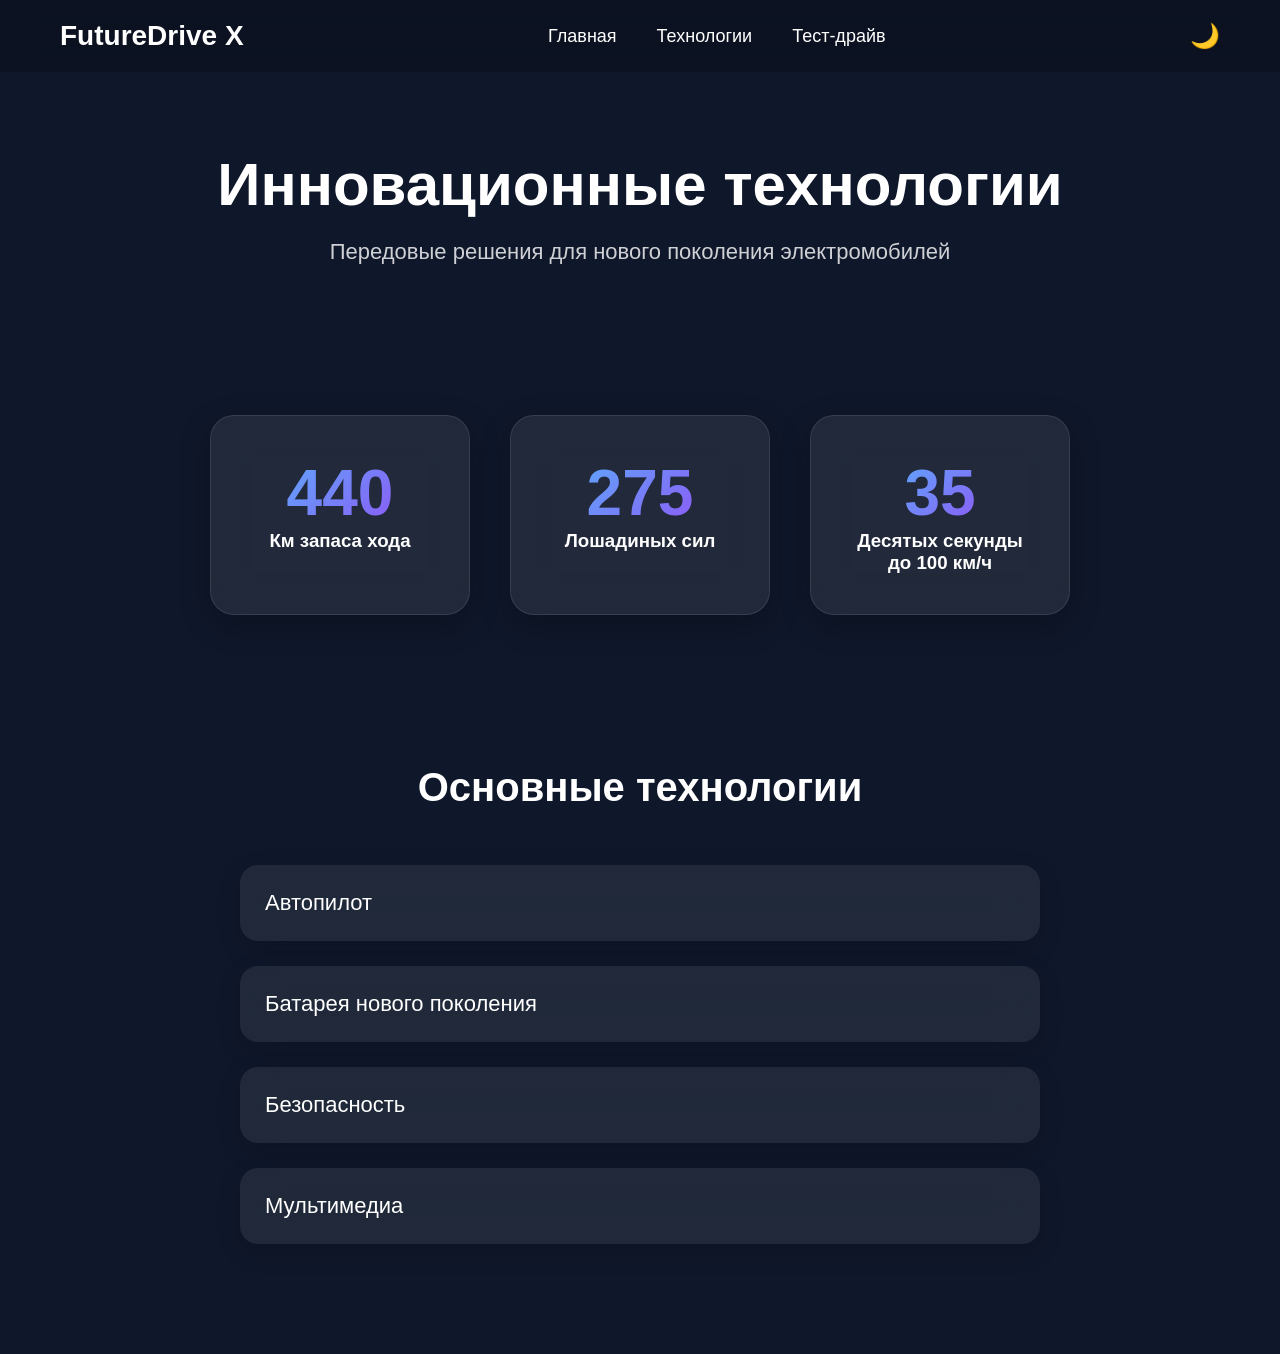
<file: tecnologies.html>
<!DOCTYPE html>
<html lang="ru">
<head>
  <meta charset="UTF-8">
  <meta name="viewport" content="width=device-width, initial-scale=1.0">
  <title>Технологии | FutureDrive X</title>

  <link rel="stylesheet" href="css/style.css">
</head>
<body>

<nav class="navbar">

  <div class="logo">
    FutureDrive X
  </div>

  <ul class="menu">
    <li><a href="index.html">Главная</a></li>
    <li><a href="technologies.html">Технологии</a></li>
    <li><a href="test-drive.html">Тест-драйв</a></li>
  </ul>

  <button id="themeBtn">
    🌙
  </button>

</nav>

<section class="tech-header">

  <h1>Инновационные технологии</h1>

  <p>
    Передовые решения для нового поколения электромобилей
  </p>

</section>

<section class="stats">

  <div class="stat-card">
    <span class="counter" data-target="800">0</span>
    <h3>Км запаса хода</h3>
  </div>

  <div class="stat-card">
    <span class="counter" data-target="500">0</span>
    <h3>Лошадиных сил</h3>
  </div>

  <div class="stat-card">
    <span class="counter" data-target="35">0</span>
    <h3>Десятых секунды до 100 км/ч</h3>
  </div>

</section>

<section class="accordion-section">

  <h2>Основные технологии</h2>

  <button class="accordion">
    Автопилот
  </button>

  <div class="panel">
    <p>
      Система автономного управления анализирует дорожную ситуацию в реальном времени.
    </p>
  </div>

  <button class="accordion">
    Батарея нового поколения
  </button>

  <div class="panel">
    <p>
      Высокоэффективные аккумуляторы обеспечивают запас хода до 800 км.
    </p>
  </div>

  <button class="accordion">
    Безопасность
  </button>

  <div class="panel">
    <p>
      Более 20 датчиков контролируют окружающую среду.
    </p>
  </div>

  <button class="accordion">
    Мультимедиа
  </button>

  <div class="panel">
    <p>
      Панорамный дисплей и голосовое управление нового поколения.
    </p>
  </div>

</section>

<script src="js/tecnologies.js"></script>

</body>
</html>
</file>
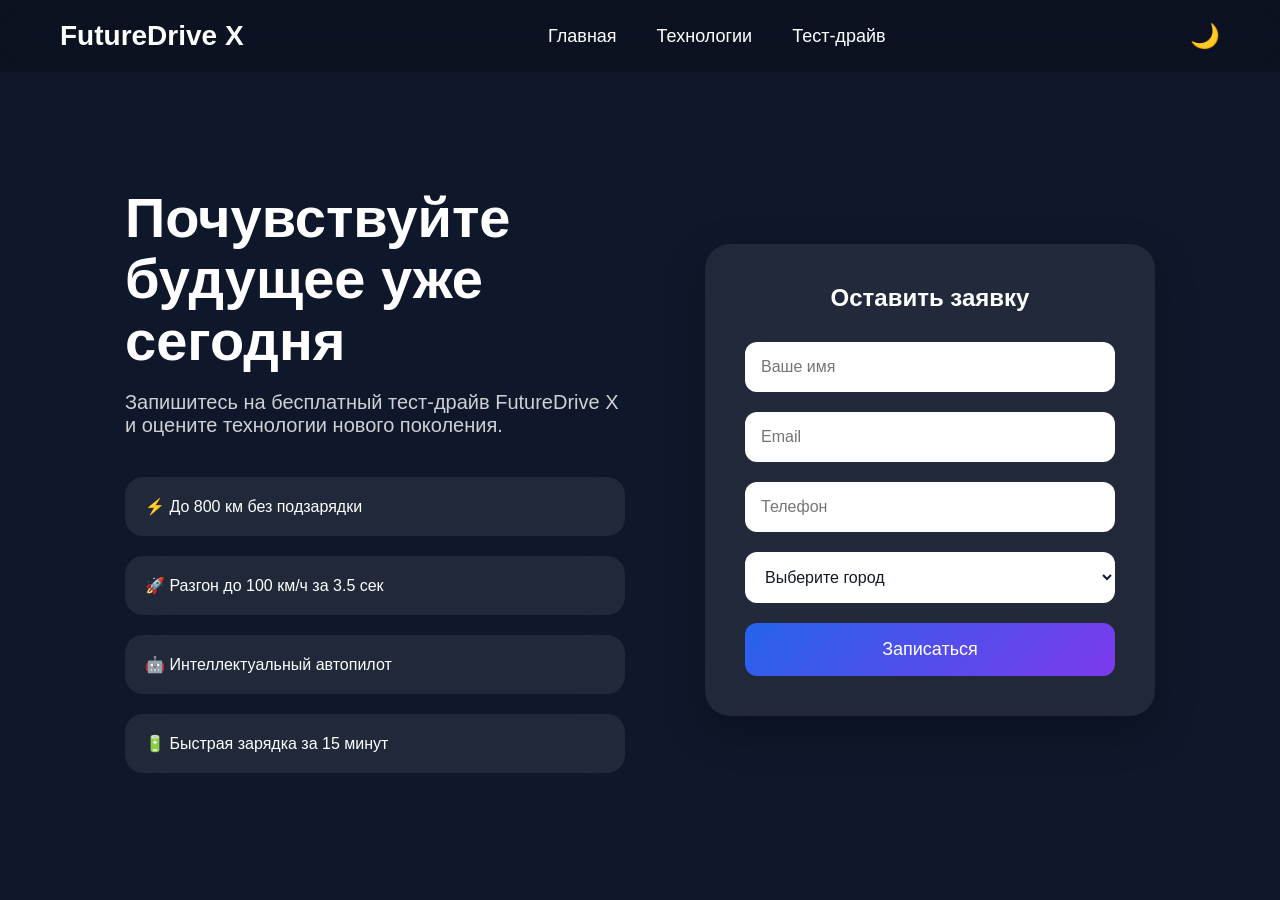
<file: test-drive.html>
<!DOCTYPE html>
<html lang="ru">
<head>
  <meta charset="UTF-8">
  <meta name="viewport" content="width=device-width, initial-scale=1.0">
  <title>Тест-драйв | FutureDrive X</title>

  <link rel="stylesheet" href="css/style.css">
</head>
<body>

<nav class="navbar">

  <div class="logo">
    FutureDrive X
  </div>

  <ul class="menu">
    <li><a href="index.html">Главная</a></li>
    <li><a href="tecnologies.html">Технологии</a></li>
    <li><a href="test-drive.html">Тест-драйв</a></li>
  </ul>

  <button id="themeBtn">
    🌙
  </button>

</nav>

<section class="form-section">

  <div class="test-info">

    <h1>
      Почувствуйте будущее уже сегодня
    </h1>

    <p>
      Запишитесь на бесплатный тест-драйв FutureDrive X
      и оцените технологии нового поколения.
    </p>

    <div class="benefits">

      <div class="benefit">
        ⚡ До 800 км без подзарядки
      </div>

      <div class="benefit">
        🚀 Разгон до 100 км/ч за 3.5 сек
      </div>

      <div class="benefit">
        🤖 Интеллектуальный автопилот
      </div>

      <div class="benefit">
        🔋 Быстрая зарядка за 15 минут
      </div>

    </div>

  </div>

  <form id="driveForm">

    <h2>Оставить заявку</h2>

    <input
            type="text"
            id="name"
            placeholder="Ваше имя">

    <input
            type="email"
            id="email"
            placeholder="Email">

    <input
            type="tel"
            id="phone"
            placeholder="Телефон">

    <select id="city">

      <option value="">
        Выберите город
      </option>

      <option>Москва</option>
      <option>Санкт-Петербург</option>
      <option>Казань</option>
      <option>Новосибирск</option>

    </select>

    <button type="submit">
      Записаться
    </button>

  </form>

</section>

<div id="popup">

  <div class="popup-content">

    <h2>Спасибо!</h2>

    <p>
      Ваша заявка успешно отправлена.
      Наш менеджер свяжется с вами.
    </p>

    <button id="closePopup">
      Закрыть
    </button>

  </div>

</div>

<script src="js/test-drive.js"></script>

</body>
</html>
</file>
<file: css/style.css>
:root{
    --bg-color:#0f172a;
    --text-color:#ffffff;
    --card-bg:rgba(255,255,255,0.08);
    --nav-bg:rgba(0,0,0,0.2);
    --input-bg:#ffffff;
    --input-text:#111827;
    --popup-bg:#ffffff;
    --popup-text:#111827;
}

body.light{
    --bg-color:#f8fafc;
    --text-color:#111827;
    --card-bg:rgba(0,0,0,0.05);
    --nav-bg:rgba(255,255,255,0.8);
    --input-bg:#ffffff;
    --input-text:#111827;
    --popup-bg:#ffffff;
    --popup-text:#111827;
}

*{
    margin:0;
    padding:0;
    box-sizing:border-box;
}

html{
    scroll-behavior:smooth;
}

body{
    font-family:
            'Segoe UI',
            sans-serif;
    background:var(--bg-color);
    color:var(--text-color);
    transition:
            background .4s,
            color .4s;
}

body.light{
    background:white;
    color:#111;
}

.navbar{
    display:flex;
    justify-content:space-between;
    align-items:center;
    padding:20px 60px;
    position:fixed;
    width:100%;
    top:0;
    z-index:1000;
    backdrop-filter:blur(15px);
    background: var(--nav-bg);
}

.logo{
    font-size:28px;
    font-weight:bold;
}

.menu{
    display:flex;
    list-style:none;
    gap:40px;
}

.menu a{
    color:white;
    text-decoration:none;
    font-size:18px;
}

.hero{
    min-height:100vh;
    display:flex;
    align-items:center;
    justify-content:space-around;
    padding:120px 80px;
}

.hero-content h1{
    font-size:70px;
    margin-bottom:20px;
}

.hero-content p{
    font-size:24px;
    margin-bottom:40px;
    opacity:.8;
}

.hero-btn{
    text-decoration:none;
    color:white;
    background:
            linear-gradient(
                    45deg,
                    #2563eb,
                    #7c3aed
            );
    padding:16px 30px;
    border-radius:50px;
    transition:.3s;
}

.hero-btn:hover{
    transform:scale(1.05);
}

.hero-car{
    width:700px;
    transition:.2s;
}

.features{
    display:grid;
    grid-template-columns:
    repeat(4,1fr);
    gap:30px;

    padding:100px;
}

.card{
    padding:40px;
    border-radius:20px;
    backdrop-filter:blur(20px);
    background: var(--card-bg);
    transition:.3s;
}

.card:hover{
    transform:
            translateY(-15px)
            scale(1.03);
    box-shadow:
            0 20px 40px
            rgba(0,0,0,.4);
}

.gallery{
    padding:100px;
    text-align:center;
}

.gallery h2{
    font-size:40px;
    margin-bottom:40px;
}

.slider{
    display:flex;
    align-items:center;
    justify-content:center;
    gap:20px;
}

.slider img{
    width:900px;
    border-radius:20px;
}

.slider button{
    border:none;
    font-size:40px;
    background:none;
    color:white;
    cursor:pointer;
}

#themeBtn{
    border:none;
    background:none;
    font-size:24px;
    cursor:pointer;
}

@media(max-width:900px){

    .hero{
        flex-direction:column;
    }
    .hero-car{
        width:100%;
    }
    .features{
        grid-template-columns:
        repeat(2,1fr);
    }
    .slider img{
        width:100%;
    }
}

.tech-header{
    padding-top:150px;
    text-align:center;
    padding-bottom:100px;
}

.tech-header h1{
    font-size:60px;
    margin-bottom:20px;
}

.tech-header p{
    font-size:22px;
    opacity:.8;
}

.stats{
    display:flex;
    justify-content:center;
    gap:40px;
    padding:50px;
}

.stat-card{
    background:var(--card-bg);
    backdrop-filter:blur(20px);
    padding:40px;
    border-radius:24px;
    text-align:center;
    width:260px;
    transition:.35s;
    box-shadow:
            0 10px 30px
            rgba(0,0,0,.25);
    border:
            1px solid
            rgba(255,255,255,.1);
}

.stat-card:hover{
    transform:
            translateY(-15px)
            scale(1.03);
    box-shadow:
            0 25px 50px
            rgba(37,99,235,.3);
}

.counter{
    font-size:64px;
    font-weight:bold;
    background:
            linear-gradient(
                    135deg,
                    #60a5fa,
                    #8b5cf6);
    -webkit-background-clip:text;
    -webkit-text-fill-color:
            transparent;
}

.accordion-section{
    padding:100px;
    max-width:1000px;
    margin:auto;
}

.accordion-section h2{
    text-align:center;
    margin-bottom:40px;
    font-size:40px;
}

.accordion{
    width:100%;
    border:none;
    margin-top:15px;
    padding:25px;
    font-size:22px;
    text-align:left;
    cursor:pointer;
    border-radius:18px;
    background:var(--card-bg);
    backdrop-filter:blur(20px);
    color:inherit;
    transition:.3s;
    box-shadow:
            0 8px 25px
            rgba(0,0,0,.15);
}
.accordion:hover{
    transform:
            translateX(10px);
    box-shadow:
            0 15px 35px
            rgba(124,58,237,.25);
}

.panel{
    overflow:hidden;
    max-height:0;
    transition:.4s;
    background:
            rgba(255,255,255,.03);
    border-radius:
            0 0 18px 18px;
    margin-bottom:10px;
}

.panel p{
    padding:20px;
}
.form-section{
       min-height:100vh;
       display:flex;
       justify-content:center;
       align-items:center;
       gap:80px;
       padding:140px 50px 80px;
   }

.test-info{
    max-width:500px;
}

.test-info h1{
    font-size:56px;
    line-height:1.1;
    margin-bottom:20px;
}

.test-info p{
    font-size:20px;
    opacity:.8;
    margin-bottom:40px;
}

.benefits{
    display:flex;
    flex-direction:column;
    gap:20px;
}

.benefit{
    background:var(--card-bg);
    backdrop-filter:blur(20px);
    padding:20px;
    border-radius:18px;
    transition:.3s;
    cursor:pointer;
}

.benefit:hover{
    transform:
            translateX(10px)
            scale(1.02);
}

#driveForm{
    width:450px;
    display:flex;
    flex-direction:column;
    gap:20px;
    padding:40px;
    border-radius:25px;
    background:var(--card-bg);
    backdrop-filter:blur(20px);
    box-shadow:
            0 15px 40px
            rgba(0,0,0,.25);
}

#driveForm h2{
    text-align:center;
    margin-bottom:10px;
}

#driveForm input,
#driveForm select{
    padding:16px;
    border:none;
    border-radius:12px;
    background:var(--input-bg);
    color:var(--input-text);
    font-size:16px;
    transition:.3s;
}

#driveForm input:focus,
#driveForm select:focus{
    outline:none;
    transform:scale(1.02);
}

#driveForm button{
    border:none;
    padding:16px;
    border-radius:12px;
    cursor:pointer;
    color:white;
    font-size:18px;
    background:
            linear-gradient(
                    135deg,
                    #2563eb,
                    #7c3aed
            );
    transition:.3s;
}

#driveForm button:hover{
    transform:
            translateY(-3px);
}

.valid{
    outline:
            3px solid #22c55e;
}

.invalid{
    outline:
            3px solid #ef4444;
}

#popup{
    position:fixed;
    inset:0;
    display:flex;
    justify-content:center;
    align-items:center;
    background:
            rgba(0,0,0,.6);
    opacity:0;
    pointer-events:none;
    transition:.3s;
}

#popup.show{
    opacity:1;
    pointer-events:auto;
}

.popup-content{
    width:420px;
    text-align:center;
    background:var(--popup-bg);
    color:var(--popup-text);
    padding:40px;
    border-radius:24px;
    animation:
            popupAnim .3s ease;
}

.popup-content h2{
    margin-bottom:15px;
}

.popup-content p{
    margin-bottom:25px;
}

.popup-content button{
    border:none;
    padding:12px 25px;
    border-radius:12px;
    cursor:pointer;
    color:white;
    background:
            linear-gradient(
                    135deg,
                    #2563eb,
                    #7c3aed
            );
}

@keyframes popupAnim{
    from{
        opacity:0;
        transform:
                translateY(20px)
                scale(.9);
    }
    to{
        opacity:1;
        transform:
                translateY(0)
                scale(1);
    }
}


body.light .menu a{
    color:#111827;
}

body.light .logo{
    color:#111827;
}

body.light .accordion{
    color:#111827;
}

body.light .slider button{
    color:#111827;
}

@media(max-width:1000px){
    .form-section{
        flex-direction:column;
        text-align:center;
    }
    #driveForm{
        width:100%;
        max-width:500px;
    }
    .test-info h1{
        font-size:42px;
    }
}
</file>
